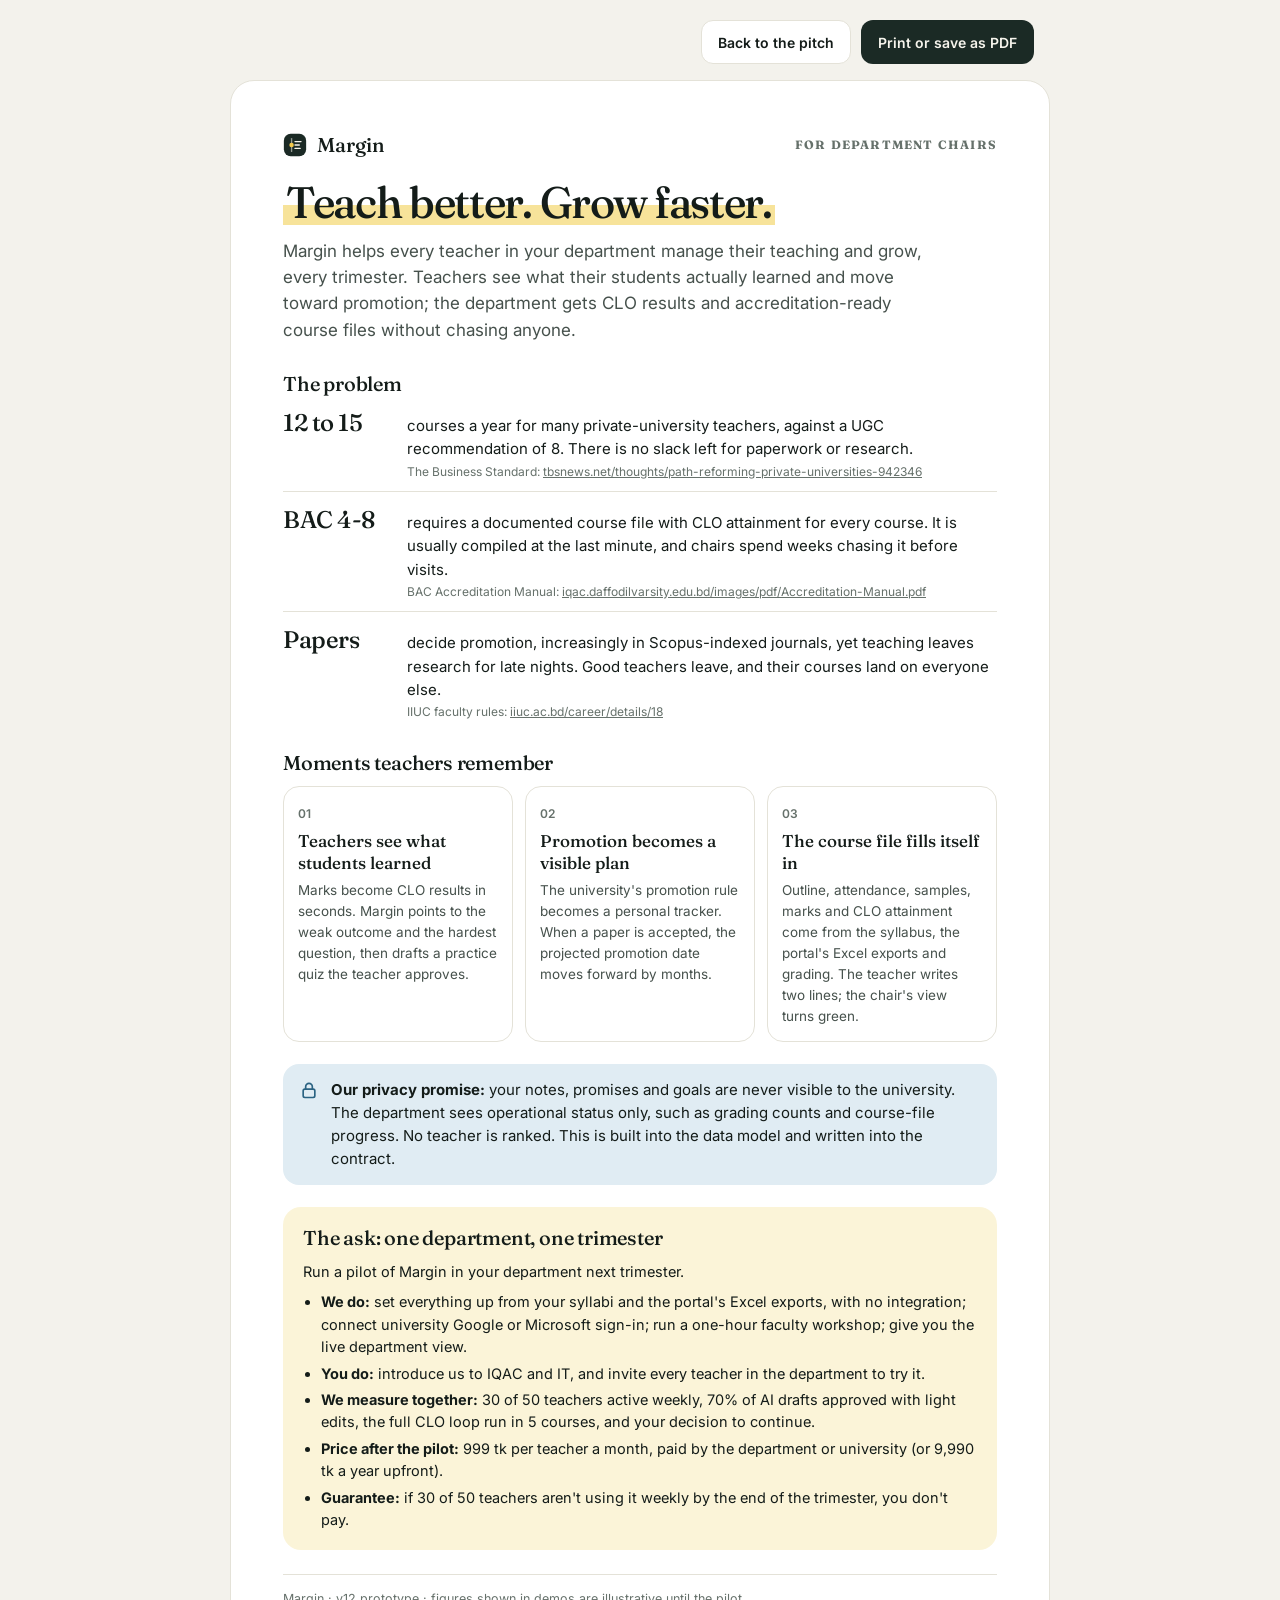
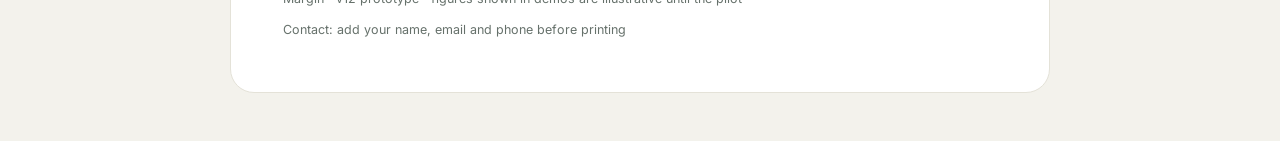
<file: one-pager.html>
<!doctype html>
<html lang="en">
<head>
<meta charset="utf-8">
<link rel="icon" href="/favicon.svg" type="image/svg+xml">
<meta name="viewport" content="width=device-width, initial-scale=1">
<title>Margin One-Pager</title>
<meta name="description" content="Margin value proposition for department chairs: one page, printable.">
<link rel="preconnect" href="https://fonts.googleapis.com">
<link rel="preconnect" href="https://fonts.gstatic.com" crossorigin>
<link href="https://fonts.googleapis.com/css2?family=Fraunces:opsz,wght@9..144,400;9..144,500;9..144,600&family=Inter:wght@400;500;600;700&display=swap" rel="stylesheet">
<style>
:root{--bg:#F3F2EC;--paper:#FFFFFF;--line:#E4E2D8;--ink:#141C19;--ink-2:#46514C;--ink-3:#66716B;--primary:#1B2A25;--on-primary:#F6F4EC;--accent:#F2C94C;--hl:#F7E39A;--hl-soft:#FBF4D8;--ok:#2F6E49;--ok-soft:#DFEFE4;--cool:#2B6382;--cool-soft:#E0ECF3;--focus:#2B6382;
  --serif:'Fraunces',Georgia,serif;--sans:'Inter',system-ui,-apple-system,'Segoe UI',sans-serif;color-scheme:light}
@media (prefers-color-scheme:dark){:root:not([data-theme="light"]){--bg:#0E1412;--paper:#151D1A;--line:#25302C;--ink:#ECEAE2;--ink-2:#BCC4BE;--ink-3:#8E9993;--primary:#ECEAE2;--on-primary:#121A17;--accent:#F0CF5E;--hl:#5A4C17;--hl-soft:#25231A;--ok:#8FD1A6;--ok-soft:#18301F;--cool:#8EC2E0;--cool-soft:#162D3A;--focus:#8EC2E0;color-scheme:dark}}
:root[data-theme="dark"]{--bg:#0E1412;--paper:#151D1A;--line:#25302C;--ink:#ECEAE2;--ink-2:#BCC4BE;--ink-3:#8E9993;--primary:#ECEAE2;--on-primary:#121A17;--accent:#F0CF5E;--hl:#5A4C17;--hl-soft:#25231A;--ok:#8FD1A6;--ok-soft:#18301F;--cool:#8EC2E0;--cool-soft:#162D3A;--focus:#8EC2E0;color-scheme:dark}
*,*::before,*::after{box-sizing:border-box}
html,body{margin:0}
body{background:var(--bg);color:var(--ink);font:400 15px/1.55 var(--sans);-webkit-font-smoothing:antialiased}
h1,h2,h3,p,ul{margin:0}
a{color:inherit}
:focus-visible{outline:3px solid var(--focus);outline-offset:3px;border-radius:8px}
.bar{max-width:820px;margin:0 auto;padding:20px 16px 0;display:flex;gap:10px;justify-content:flex-end;flex-wrap:wrap}
.btn{display:inline-flex;align-items:center;gap:8px;min-height:44px;padding:0 16px;border-radius:12px;font:600 14px var(--sans);border:1px solid var(--line);background:var(--paper);color:var(--ink);text-decoration:none;cursor:pointer}
.btn.primary{background:var(--primary);color:var(--on-primary);border-color:transparent}
.page{max-width:820px;margin:16px auto 48px;background:var(--paper);border:1px solid var(--line);border-radius:24px;padding:clamp(24px,5vw,52px)}
.brand{display:flex;align-items:center;gap:10px;font:500 20px/1 var(--serif)}
.mark{width:24px;height:24px}
.kicker{font-size:12px;font-weight:700;letter-spacing:.1em;text-transform:uppercase;color:var(--ink-3)}
h1{font:500 clamp(30px,4.6vw,44px)/1.06 var(--serif);letter-spacing:-.03em;margin-top:22px}
h1 mark{background:linear-gradient(transparent 55%,var(--hl) 55%,var(--hl) 92%,transparent 92%);color:inherit;padding:0 3px}
.lede{font-size:17px;color:var(--ink-2);margin-top:12px;max-width:60ch}
h2{font:500 20px/1.3 var(--serif);margin:28px 0 10px;letter-spacing:-.01em}
.problems{list-style:none;padding:0;display:flex;flex-direction:column;gap:10px}
.problems li{display:grid;grid-template-columns:110px 1fr;gap:14px;align-items:baseline;border-top:1px solid var(--line);padding-top:12px}
.problems li:first-child{border-top:0;padding-top:0}
.problems b{font:500 24px/1.3 var(--serif);letter-spacing:-.02em}
.problems small{display:block;font-size:12px;color:var(--ink-3);margin-top:2px}
.problems small a{word-break:break-all}
.ahas{display:grid;grid-template-columns:repeat(3,1fr);gap:12px}
.aha{border:1px solid var(--line);border-radius:16px;padding:14px}
.aha .n{font:600 12px var(--sans);color:var(--ink-3)}
.aha b{display:block;font:500 17px/1.3 var(--serif);margin:6px 0 6px}
.aha p{font-size:13.5px;color:var(--ink-2)}
.privacy{display:flex;gap:12px;align-items:flex-start;background:var(--cool-soft);border-radius:16px;padding:14px 16px;margin-top:22px;font-size:15px}
.privacy svg{flex:none;color:var(--cool);margin-top:2px}
.ask{background:var(--hl-soft);border-radius:18px;padding:18px 20px;margin-top:22px}
.ask h2{margin-top:0}
.ask ul{padding-left:18px;margin-top:8px;display:flex;flex-direction:column;gap:4px;font-size:14.5px}
.foot{display:flex;justify-content:space-between;gap:12px;flex-wrap:wrap;margin-top:24px;padding-top:14px;border-top:1px solid var(--line);font-size:12.5px;color:var(--ink-3)}
@media (max-width:640px){.ahas{grid-template-columns:1fr}.problems li{grid-template-columns:1fr;gap:2px}}
@media print{
  @page{size:A4;margin:11mm}
  :root{--bg:#fff;--paper:#fff;--line:#DDD;--ink:#111;--ink-2:#333;--ink-3:#555;--hl:#F7E39A;--hl-soft:#FBF4D8;--cool-soft:#E6EEF3;color-scheme:light}
  body{background:#fff;font-size:12px;line-height:1.42}
  .lede{font-size:12.5px!important;margin-top:8px}
  .problems{gap:6px}.problems li{padding-top:9px;grid-template-columns:90px 1fr}
  .aha{padding:10px 12px}.aha b{font-size:14px;margin:4px 0}.aha p{font-size:12px}
  .privacy{margin-top:12px;padding:10px 12px;font-size:12px}
  .ask{margin-top:12px;padding:12px 14px}.ask ul{font-size:12px;gap:2px}
  .foot{margin-top:10px;padding-top:8px;font-size:12px}
  .bar{display:none}
  .page{border:0;border-radius:0;margin:0;padding:0;max-width:none}
  h1{font-size:26px;margin-top:10px}
  h2{margin:12px 0 6px;font-size:15px}
  .lede{font-size:14px}
  .problems b{font-size:17px}
  .aha,.privacy,.ask{break-inside:avoid;-webkit-print-color-adjust:exact;print-color-adjust:exact}
  .privacy,.ask,h1 mark{-webkit-print-color-adjust:exact;print-color-adjust:exact}
}
</style>
</head>
<body>
<div class="bar"><a class="btn" id="back" href="/pitch">Back to the pitch</a><button type="button" class="btn primary" onclick="window.print()">Print or save as PDF</button></div>
<article class="page">
  <div class="brand"><svg class="mark" viewBox="0 0 28 28" aria-hidden="true"><rect x="1" y="1" width="26" height="26" rx="8" fill="var(--primary)"/><path d="M10 6.5v15" stroke="var(--on-primary)" stroke-width="1.6" stroke-linecap="round" opacity=".55"/><path d="M14 10h7M14 14h5M14 18h6" stroke="var(--on-primary)" stroke-width="1.6" stroke-linecap="round"/><circle cx="10" cy="14" r="2.6" fill="var(--accent)"/></svg>Margin <span class="kicker" style="margin-left:auto">For department chairs</span></div>
  <h1 id="headline"><mark>Teach better. Grow faster.</mark></h1>
  <p class="lede">Margin helps every teacher in your department manage their teaching and grow, every trimester. Teachers see what their students actually learned and move toward promotion; the department gets CLO results and accreditation-ready course files without chasing anyone.</p>

  <h2>The problem</h2>
  <ul class="problems">
    <li><b>12 to 15</b><div>courses a year for many private-university teachers, against a UGC recommendation of 8. There is no slack left for paperwork or research.<small>The Business Standard: <a href="https://www.tbsnews.net/thoughts/path-reforming-private-universities-942346">tbsnews.net/thoughts/path-reforming-private-universities-942346</a></small></div></li>
    <li><b>BAC 4-8</b><div>requires a documented course file with CLO attainment for every course. It is usually compiled at the last minute, and chairs spend weeks chasing it before visits.<small>BAC Accreditation Manual: <a href="https://iqac.daffodilvarsity.edu.bd/images/pdf/Accreditation-Manual.pdf">iqac.daffodilvarsity.edu.bd/images/pdf/Accreditation-Manual.pdf</a></small></div></li>
    <li><b>Papers</b><div>decide promotion, increasingly in Scopus-indexed journals, yet teaching leaves research for late nights. Good teachers leave, and their courses land on everyone else.<small>IIUC faculty rules: <a href="https://www.iiuc.ac.bd/career/details/18">iiuc.ac.bd/career/details/18</a></small></div></li>
  </ul>

  <h2>Moments teachers remember</h2>
  <div class="ahas" id="ahas"></div>

  <div class="privacy"><svg width="20" height="20" viewBox="0 0 24 24" fill="none" stroke="currentColor" stroke-width="2" stroke-linecap="round" stroke-linejoin="round" aria-hidden="true"><rect x="5" y="11" width="14" height="10" rx="2"/><path d="M8 11V8a4 4 0 0 1 8 0v3"/></svg><div><b>Our privacy promise:</b> your notes, promises and goals are never visible to the university. The department sees operational status only, such as grading counts and course-file progress. No teacher is ranked. This is built into the data model and written into the contract.</div></div>

  <section class="ask">
    <h2>The ask: one department, one trimester</h2>
    <p style="font-size:14.5px">Run a pilot of Margin in your department next trimester.</p>
    <ul>
      <li><b>We do:</b> set everything up from your syllabi and the portal's Excel exports, with no integration; connect university Google or Microsoft sign-in; run a one-hour faculty workshop; give you the live department view.</li>
      <li><b>You do:</b> introduce us to IQAC and IT, and invite every teacher in the department to try it.</li>
      <li><b>We measure together:</b> 30 of 50 teachers active weekly, 70% of AI drafts approved with light edits, the full CLO loop run in 5 courses, and your decision to continue.</li>
      <li><b>Price after the pilot:</b> 999 tk per teacher a month, paid by the department or university (or 9,990 tk a year upfront).</li>
      <li><b>Guarantee:</b> if 30 of 50 teachers aren't using it weekly by the end of the trimester, you don't pay.</li>
    </ul>
  </section>

  <div class="foot"><span>Margin · v12 prototype · figures shown in demos are illustrative until the pilot</span><span>Contact: add your name, email and phone before printing</span></div>
</article>
<script>
(function(){
  const H={growth:'Teach better. Grow faster.',coursefile:'Your course file builds itself while you teach.',career:'Finish the papers your promotion needs, without giving up your evenings.',promises:'Never drop a promise to a student again.'};
  const A={
    insight:['Teachers see what students learned','Marks become CLO results in seconds. Margin points to the weak outcome and the hardest question, then drafts a practice quiz the teacher approves.'],
    coursefile:['The course file fills itself in','Outline, attendance, samples, marks and CLO attainment come from the syllabus, the portal\'s Excel exports and grading. The teacher writes two lines; the chair\'s view turns green.'],
    promises:['Nothing a student was promised gets lost','Margin reads a pasted email or WhatsApp thread, in English, Bangla or Banglish, and turns every promise, request and deadline into a tracked item. One tap to keep it.'],
    career:['Promotion becomes a visible plan','The university\'s promotion rule becomes a personal tracker. When a paper is accepted, the projected promotion date moves forward by months.']};
  const p=new URLSearchParams(location.search);let v=(p.get('headline')||'growth').toLowerCase();if(!H[v])v='growth';
  if(p.get('theme')==='dark'||p.get('theme')==='light')document.documentElement.dataset.theme=p.get('theme');
  document.querySelector('#headline mark').textContent=H[v];
  const order={growth:['insight','career','coursefile'],coursefile:['coursefile','insight','career'],career:['career','insight','coursefile'],promises:['promises','insight','career']}[v];
  document.getElementById('ahas').innerHTML=order.map((k,i)=>`<div class="aha"><span class="n">0${i+1}</span><b>${A[k][0]}</b><p>${A[k][1]}</p></div>`).join('');
  const served=location.protocol.startsWith('http');document.getElementById('back').href=(served?'/pitch':'pitch.html')+location.search;
})();
</script>
</body>
</html>
</file>
